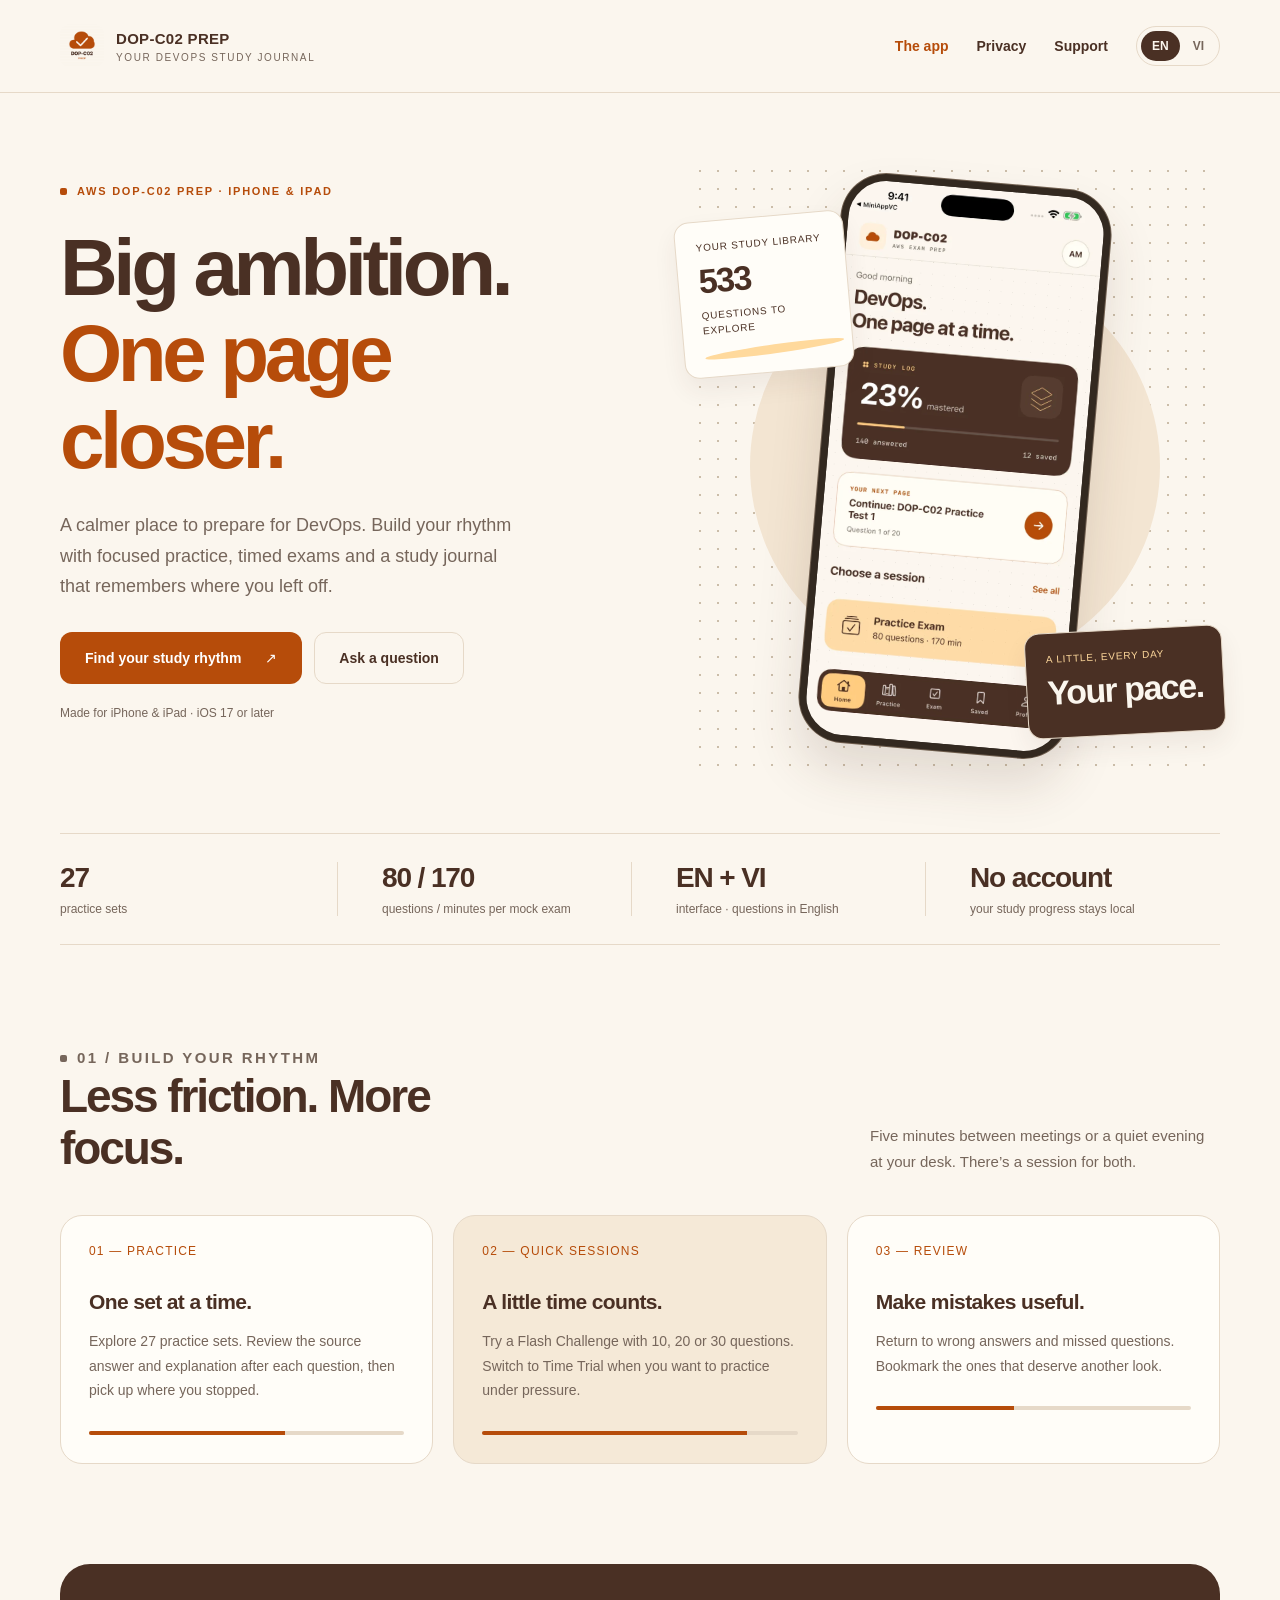
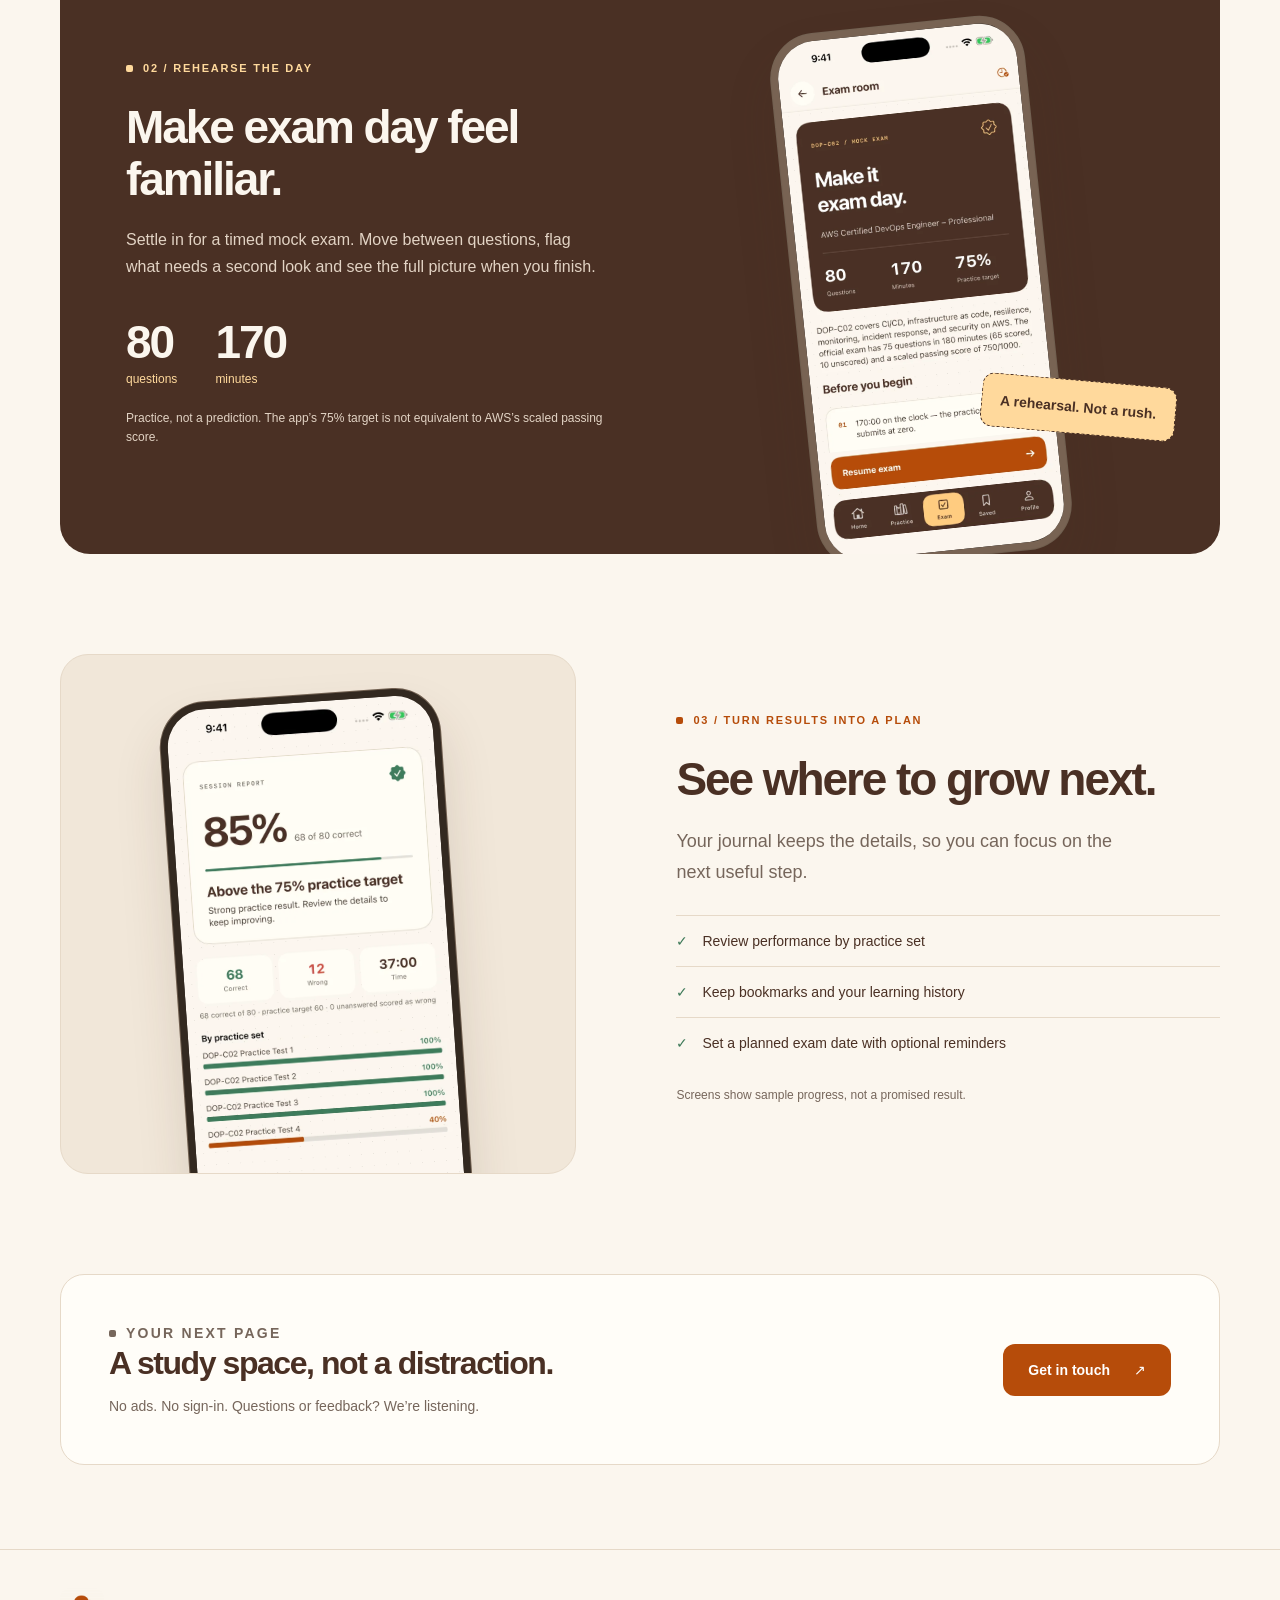
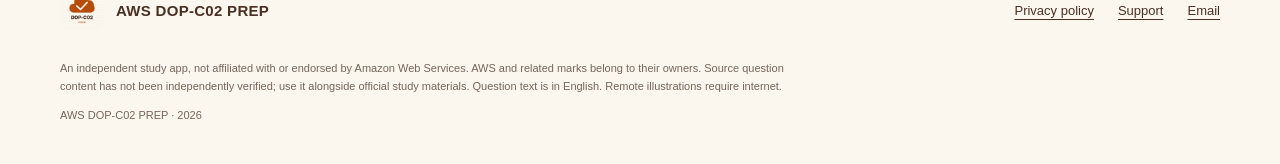
<file: index.html>
<!doctype html>
<html lang="en">
<head>
  <meta charset="utf-8"><meta name="viewport" content="width=device-width, initial-scale=1">
  <title data-en="AWS DOP-C02 PREP — DevOps. One page closer." data-vi="AWS DOP-C02 PREP — DevOps. Tiến từng trang.">AWS DOP-C02 PREP — DevOps. One page closer.</title>
  <meta name="description" content="Your DevOps study companion for iPhone and iPad. Practice questions, timed mock exams and a clearer view of your progress." data-en="Your DevOps study companion for iPhone and iPad. Practice questions, timed mock exams and a clearer view of your progress." data-vi="Bạn đồng hành ôn DevOps trên iPhone và iPad. Luyện câu hỏi, thi thử có hẹn giờ và theo dõi tiến độ học.">
  <meta name="theme-color" content="#FBF6EE"><link rel="icon" href="assets/app-icon.png"><link rel="stylesheet" href="assets/style.css"><script src="assets/site.js" defer></script>
</head>
<body>
<a class="skip" href="#main" data-en="Skip to content" data-vi="Đến nội dung chính">Skip to content</a>
<header class="site-header"><div class="wrap header-inner">
  <a class="brand" href="index.html" data-page="index.html" aria-label="AWS DOP-C02 PREP"><img src="assets/app-icon.png" width="44" height="44" alt=""><span><strong>DOP-C02 PREP</strong><small>YOUR DEVOPS STUDY JOURNAL</small></span></a>
  <nav aria-label="Main"><a href="index.html" data-page="index.html" aria-current="page" data-en="The app" data-vi="Ứng dụng">The app</a><a href="privacy.html" data-page="privacy.html" data-en="Privacy" data-vi="Riêng tư">Privacy</a><a href="support.html" data-page="support.html" data-en="Support" data-vi="Hỗ trợ">Support</a></nav>
  <div class="language" role="group" aria-label="Language / Ngôn ngữ"><button type="button" data-language="en" aria-pressed="true" lang="en">EN</button><button type="button" data-language="vi" aria-pressed="false" lang="vi">VI</button></div>
</div></header>
<main id="main" class="wrap">
  <section class="hero">
    <div class="hero-copy"><p class="eyebrow" data-en="AWS DOP-C02 PREP · iPhone & iPad" data-vi="AWS DOP-C02 PREP · iPhone & iPad">AWS DOP-C02 PREP · iPhone & iPad</p>
      <h1><span data-en="Big ambition." data-vi="Mục tiêu lớn.">Big ambition.</span><br><em data-en="One page closer." data-vi="Tiến từng trang.">One page closer.</em></h1>
      <p class="lead" data-en="A calmer place to prepare for DevOps. Build your rhythm with focused practice, timed exams and a study journal that remembers where you left off." data-vi="Một góc học DevOps nhẹ nhàng hơn. Luyện từng bộ câu hỏi, thi thử có hẹn giờ và tiếp tục đúng trang bạn đã dừng.">A calmer place to prepare for DevOps. Build your rhythm with focused practice, timed exams and a study journal that remembers where you left off.</p>
      <div class="actions"><a class="button" href="#practice"><span data-en="Find your study rhythm" data-vi="Khám phá cách học">Find your study rhythm</span><span aria-hidden="true">↗</span></a><a class="button secondary" href="support.html" data-page="support.html" data-en="Ask a question" data-vi="Gửi câu hỏi">Ask a question</a></div>
      <p class="small" data-en="Made for iPhone & iPad · iOS 17 or later" data-vi="Dành cho iPhone & iPad · iOS 17 trở lên">Made for iPhone & iPad · iOS 17 or later</p>
    </div>
    <div class="hero-art">
      <div class="note note-top"><span data-en="YOUR STUDY LIBRARY" data-vi="THƯ VIỆN LUYỆN TẬP">YOUR STUDY LIBRARY</span><strong>533</strong><span data-en="questions to explore" data-vi="câu hỏi để khám phá">questions to explore</span><div class="handline"></div></div>
      <div class="phone"><img src="assets/home-en.webp" data-image="home" data-alt-en="The app home screen with study progress and a saved session" data-alt-vi="Trang chủ ứng dụng với tiến độ học và phiên đang luyện" alt="The app home screen with study progress and a saved session" width="660" height="1434" fetchpriority="high"></div>
      <div class="note note-bottom"><span data-en="A LITTLE, EVERY DAY" data-vi="MỖI NGÀY MỘT CHÚT">A LITTLE, EVERY DAY</span><strong data-en="Your pace." data-vi="Nhịp của bạn.">Your pace.</strong></div>
    </div>
  </section>
  <div class="proof" aria-label="App features"><div class="proof-item"><strong>27</strong><span data-en="practice sets" data-vi="bộ luyện tập">practice sets</span></div><div class="proof-item"><strong>80 / 170</strong><span data-en="questions / minutes per mock exam" data-vi="câu hỏi / phút mỗi đề mô phỏng">questions / minutes per mock exam</span></div><div class="proof-item"><strong>EN + VI</strong><span data-en="interface · questions in English" data-vi="giao diện · câu hỏi tiếng Anh">interface · questions in English</span></div><div class="proof-item"><strong data-en="No account" data-vi="Không tài khoản">No account</strong><span data-en="your study progress stays local" data-vi="tiến độ học lưu trên thiết bị">your study progress stays local</span></div></div>
  <section id="practice" class="section">
    <div class="section-heading"><div><p class="eyebrow" data-en="01 / BUILD YOUR RHYTHM" data-vi="01 / TẠO NHỊP HỌC RIÊNG">01 / BUILD YOUR RHYTHM</p><h2 data-en="Less friction. More focus." data-vi="Bớt phân tâm. Thêm tập trung.">Less friction. More focus.</h2></div><p data-en="Five minutes between meetings or a quiet evening at your desk. There’s a session for both." data-vi="Vài phút giữa hai cuộc họp hay một buổi tối yên tĩnh. Luôn có phiên học phù hợp với bạn.">Five minutes between meetings or a quiet evening at your desk. There’s a session for both.</p></div>
    <div class="feature-grid">
      <article class="feature-card"><span class="number">01 — PRACTICE</span><h3 data-en="One set at a time." data-vi="Từng bộ, từng bước.">One set at a time.</h3><p data-en="Explore 27 practice sets. Review the source answer and explanation after each question, then pick up where you stopped." data-vi="Khám phá 27 bộ luyện tập. Xem đáp án và giải thích từ dữ liệu nguồn sau mỗi câu, rồi tiếp tục ở nơi bạn đã dừng.">Explore 27 practice sets. Review the source answer and explanation after each question, then pick up where you stopped.</p><div class="mini-rule" aria-hidden="true"></div></article>
      <article class="feature-card"><span class="number">02 — QUICK SESSIONS</span><h3 data-en="A little time counts." data-vi="Ít thời gian vẫn học.">A little time counts.</h3><p data-en="Try a Flash Challenge with 10, 20 or 30 questions. Switch to Time Trial when you want to practice under pressure." data-vi="Chọn Flash Challenge 10, 20 hoặc 30 câu. Chuyển sang Time Trial khi muốn luyện tập dưới áp lực thời gian.">Try a Flash Challenge with 10, 20 or 30 questions. Switch to Time Trial when you want to practice under pressure.</p><div class="mini-rule" aria-hidden="true"></div></article>
      <article class="feature-card"><span class="number">03 — REVIEW</span><h3 data-en="Make mistakes useful." data-vi="Câu sai cũng có ích.">Make mistakes useful.</h3><p data-en="Return to wrong answers and missed questions. Bookmark the ones that deserve another look." data-vi="Ôn lại câu sai và câu bỏ lỡ. Đánh dấu những câu cần xem kỹ thêm vào lần học sau.">Return to wrong answers and missed questions. Bookmark the ones that deserve another look.</p><div class="mini-rule" aria-hidden="true"></div></article>
    </div>
  </section>
  <section class="exam-block">
    <div><p class="eyebrow" data-en="02 / REHEARSE THE DAY" data-vi="02 / TẬP DƯỢT NGÀY THI">02 / REHEARSE THE DAY</p><h2 data-en="Make exam day feel familiar." data-vi="Vào phòng thi. Bớt bỡ ngỡ.">Make exam day feel familiar.</h2><p class="lead" data-en="Settle in for a timed mock exam. Move between questions, flag what needs a second look and see the full picture when you finish." data-vi="Làm quen với một đề mô phỏng có hẹn giờ. Di chuyển giữa các câu, gắn cờ để xem lại và đọc báo cáo khi hoàn thành.">Settle in for a timed mock exam. Move between questions, flag what needs a second look and see the full picture when you finish.</p><div class="exam-stats"><div><strong>80</strong><span data-en="questions" data-vi="câu hỏi">questions</span></div><div><strong>170</strong><span data-en="minutes" data-vi="phút">minutes</span></div></div><p class="small" data-en="Practice, not a prediction. The app’s 75% target is not equivalent to AWS’s scaled passing score." data-vi="Để luyện tập, không dự đoán kết quả thi. Mục tiêu 75% của app không tương đương điểm đạt quy đổi của AWS.">Practice, not a prediction. The app’s 75% target is not equivalent to AWS’s scaled passing score.</p></div>
    <div class="exam-visual"><div class="phone"><img src="assets/exam-en.webp" data-image="exam" data-alt-en="Timed practice exam screen showing 80 questions and 170 minutes" data-alt-vi="Màn hình đề luyện tập 80 câu trong 170 phút" alt="Timed practice exam screen showing 80 questions and 170 minutes" width="660" height="1434" loading="lazy"></div><span class="paper-label" data-en="A rehearsal. Not a rush." data-vi="Tập dượt. Không vội vàng.">A rehearsal. Not a rush.</span></div>
  </section>
  <section class="review-section">
    <div class="review-art"><div class="phone"><img src="assets/results-en.webp" data-image="results" data-alt-en="Example session report with a score and performance by practice set" data-alt-vi="Báo cáo phiên học minh họa với điểm số và kết quả theo bộ đề" alt="Example session report with a score and performance by practice set" width="660" height="1434" loading="lazy"></div></div>
    <div class="review-copy"><p class="eyebrow" data-en="03 / TURN RESULTS INTO A PLAN" data-vi="03 / TỪ KẾT QUẢ ĐẾN KẾ HOẠCH">03 / TURN RESULTS INTO A PLAN</p><h2 data-en="See where to grow next." data-vi="Biết điểm yếu. Ôn đúng chỗ.">See where to grow next.</h2><p class="lead" data-en="Your journal keeps the details, so you can focus on the next useful step." data-vi="Nhật ký giữ lại kết quả, để bạn tập trung vào bước học tiếp theo.">Your journal keeps the details, so you can focus on the next useful step.</p><ul class="check-list"><li data-en="Review performance by practice set" data-vi="Xem kết quả theo từng bộ luyện tập">Review performance by practice set</li><li data-en="Keep bookmarks and your learning history" data-vi="Lưu câu đánh dấu và lịch sử học">Keep bookmarks and your learning history</li><li data-en="Set a planned exam date with optional reminders" data-vi="Đặt ngày thi dự kiến, bật nhắc lịch nếu cần">Set a planned exam date with optional reminders</li></ul><p class="small" style="margin-top:18px" data-en="Screens show sample progress, not a promised result." data-vi="Ảnh dùng tiến độ minh họa, không cam kết kết quả.">Screens show sample progress, not a promised result.</p></div>
  </section>
  <section class="closing"><div><p class="eyebrow" data-en="YOUR NEXT PAGE" data-vi="TRANG TIẾP THEO CỦA BẠN">YOUR NEXT PAGE</p><h2 data-en="A study space, not a distraction." data-vi="Một góc học, không phân tâm.">A study space, not a distraction.</h2><p data-en="No ads. No sign-in. Questions or feedback? We’re listening." data-vi="Không quảng cáo. Không đăng nhập. Có câu hỏi hoặc góp ý? Hãy gửi cho chúng tôi.">No ads. No sign-in. Questions or feedback? We’re listening.</p></div><a class="button" href="support.html" data-page="support.html"><span data-en="Get in touch" data-vi="Liên hệ hỗ trợ">Get in touch</span><span aria-hidden="true">↗</span></a></section>
</main>
<footer class="site-footer"><div class="wrap"><div class="footer-top"><a class="brand" href="index.html" data-page="index.html"><img src="assets/app-icon.png" width="38" height="38" alt=""><strong>AWS DOP-C02 PREP</strong></a><div class="footer-links"><a href="privacy.html" data-page="privacy.html" data-en="Privacy policy" data-vi="Chính sách riêng tư">Privacy policy</a><a href="support.html" data-page="support.html" data-en="Support" data-vi="Hỗ trợ">Support</a><a href="mailto:tienlab19@gmail.com">Email</a></div></div><p class="small" data-en="An independent study app, not affiliated with or endorsed by Amazon Web Services. AWS and related marks belong to their owners. Source question content has not been independently verified; use it alongside official study materials. Question text is in English. Remote illustrations require internet." data-vi="Ứng dụng học độc lập, không liên kết hoặc được Amazon Web Services chứng thực. AWS và các nhãn hiệu liên quan thuộc chủ sở hữu tương ứng. Nội dung câu hỏi nguồn chưa được kiểm chứng độc lập; hãy kết hợp tài liệu học chính thức. Câu hỏi bằng tiếng Anh. Hình minh họa từ xa cần internet.">An independent study app, not affiliated with or endorsed by Amazon Web Services. AWS and related marks belong to their owners. Source question content has not been independently verified; use it alongside official study materials. Question text is in English. Remote illustrations require internet.</p><p class="copyright">AWS DOP-C02 PREP · 2026</p></div></footer>
</body></html>
</file>
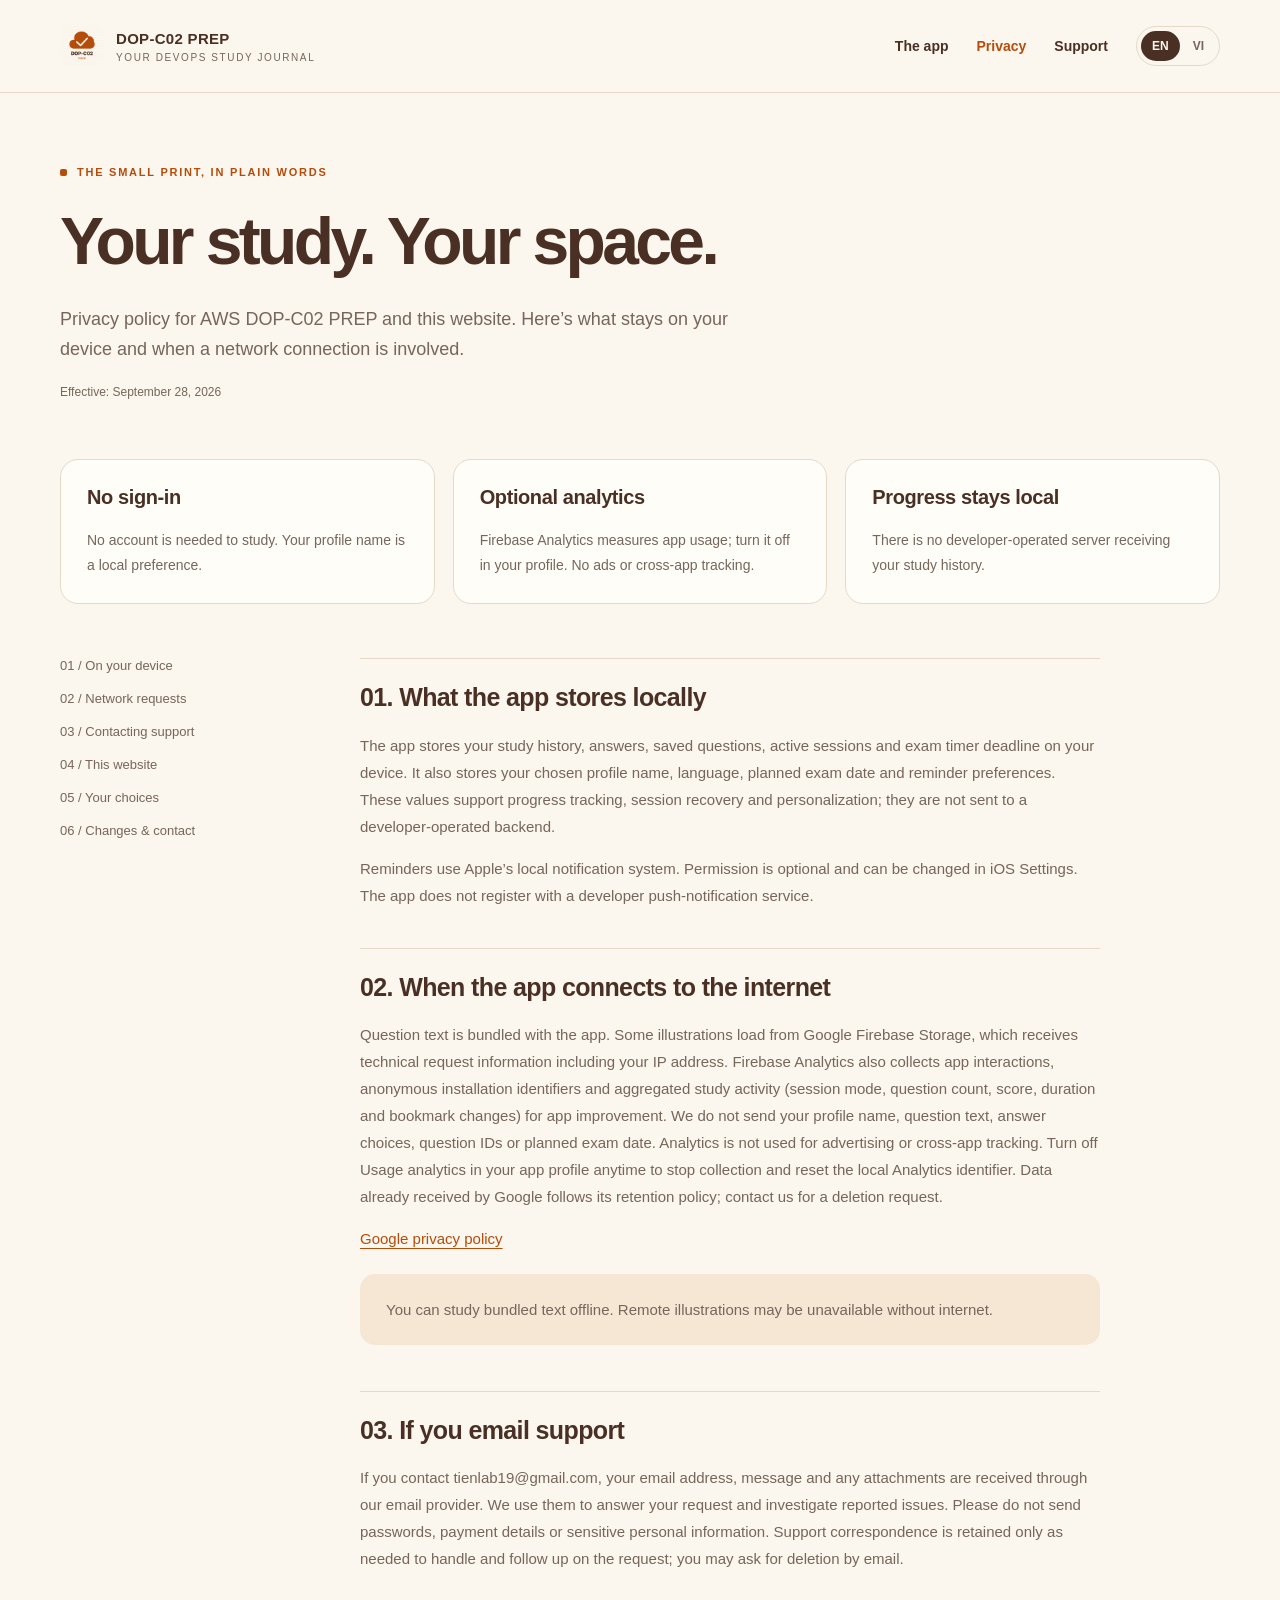
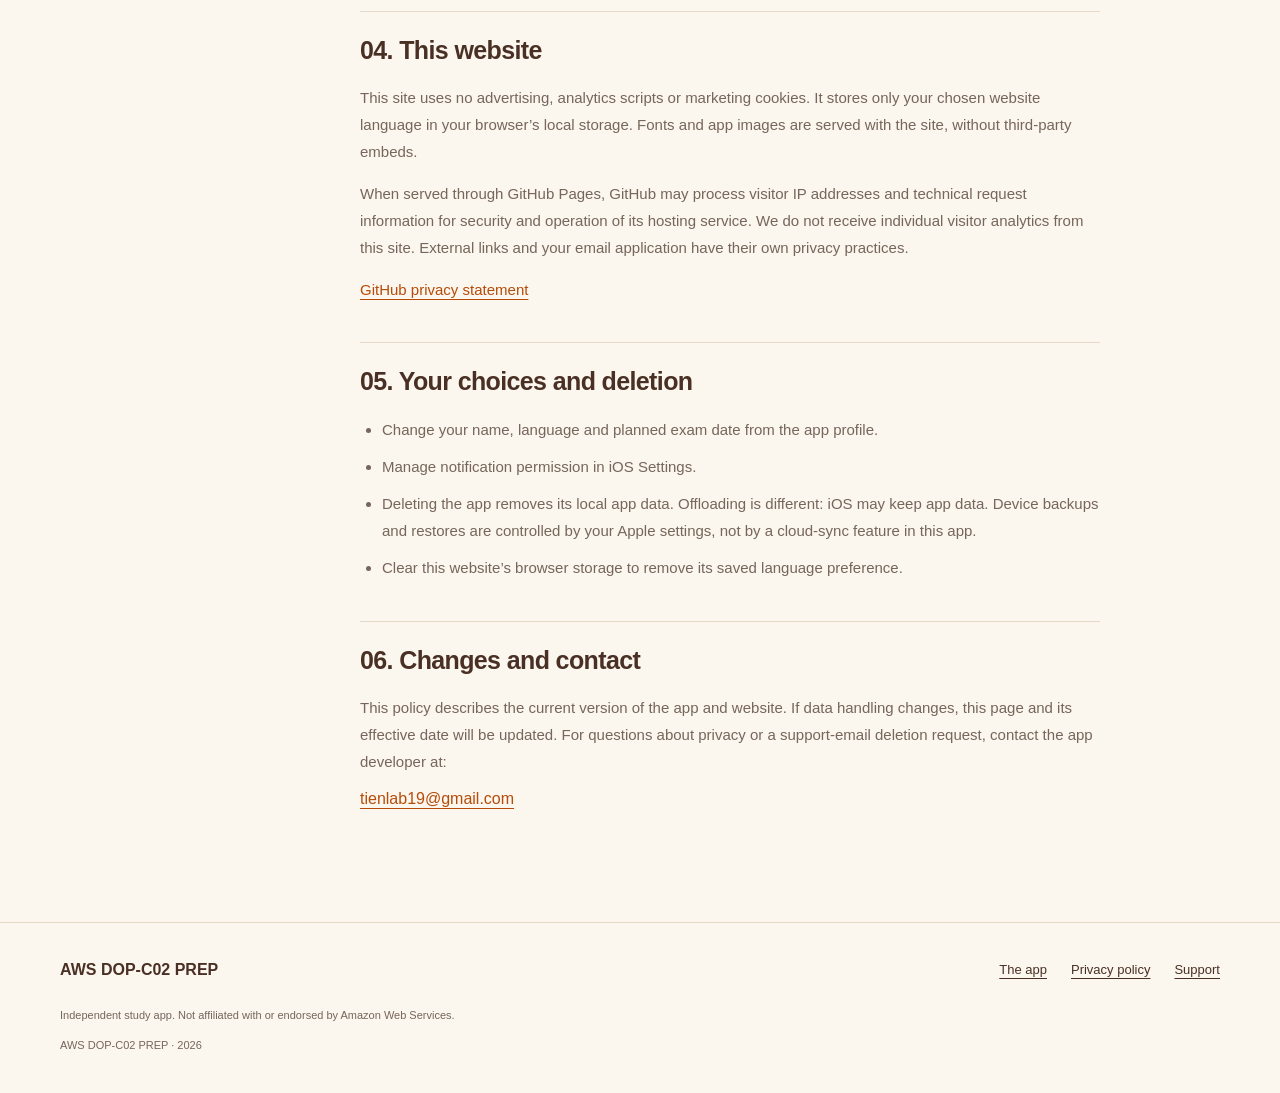
<file: privacy.html>
<!doctype html>
<html lang="en"><head><meta charset="utf-8"><meta name="viewport" content="width=device-width, initial-scale=1"><title data-en="Privacy — AWS DOP-C02 PREP" data-vi="Quyền riêng tư — AWS DOP-C02 PREP">Privacy — AWS DOP-C02 PREP</title><meta name="description" content="How AWS DOP-C02 PREP handles local study data, optional reminders, remote images and support emails." data-en="How AWS DOP-C02 PREP handles local study data, optional reminders, remote images and support emails." data-vi="Cách AWS DOP-C02 PREP xử lý tiến độ học, nhắc lịch tùy chọn, hình ảnh từ xa và email hỗ trợ."><meta name="theme-color" content="#FBF6EE"><link rel="icon" href="assets/app-icon.png"><link rel="stylesheet" href="assets/style.css"><script src="assets/site.js" defer></script></head><body>
<a class="skip" href="#main" data-en="Skip to content" data-vi="Đến nội dung chính">Skip to content</a>
<header class="site-header"><div class="wrap header-inner"><a class="brand" href="index.html" data-page="index.html" aria-label="AWS DOP-C02 PREP"><img src="assets/app-icon.png" width="44" height="44" alt=""><span><strong>DOP-C02 PREP</strong><small>YOUR DEVOPS STUDY JOURNAL</small></span></a><nav aria-label="Main"><a href="index.html" data-page="index.html" data-en="The app" data-vi="Ứng dụng">The app</a><a href="privacy.html" data-page="privacy.html" aria-current="page" data-en="Privacy" data-vi="Riêng tư">Privacy</a><a href="support.html" data-page="support.html" data-en="Support" data-vi="Hỗ trợ">Support</a></nav><div class="language" role="group" aria-label="Language / Ngôn ngữ"><button type="button" data-language="en" aria-pressed="true" lang="en">EN</button><button type="button" data-language="vi" aria-pressed="false" lang="vi">VI</button></div></div></header>
<main class="wrap" id="main"><div class="page-intro"><p class="eyebrow" data-en="THE SMALL PRINT, IN PLAIN WORDS" data-vi="ĐIỀU CẦN BIẾT, NÓI RÕ RÀNG">THE SMALL PRINT, IN PLAIN WORDS</p><h1 data-en="Your study. Your space." data-vi="Việc học của bạn. Không gian riêng.">Your study. Your space.</h1><p class="lead" data-en="Privacy policy for AWS DOP-C02 PREP and this website. Here’s what stays on your device and when a network connection is involved." data-vi="Chính sách riêng tư của AWS DOP-C02 PREP và website này. Dưới đây là dữ liệu lưu trên thiết bị và những trường hợp có kết nối mạng.">Privacy policy for AWS DOP-C02 PREP and this website. Here’s what stays on your device and when a network connection is involved.</p><p class="small" data-en="Effective: September 28, 2026" data-vi="Có hiệu lực: ngày 28 tháng 9 năm 2026">Effective: September 28, 2026</p></div>
<div class="summary-grid"><div class="summary-card"><h2 data-en="No sign-in" data-vi="Không đăng nhập">No sign-in</h2><p data-en="No account is needed to study. Your profile name is a local preference." data-vi="Không cần tài khoản để học. Tên hồ sơ chỉ là tùy chọn lưu cục bộ.">No account is needed to study. Your profile name is a local preference.</p></div><div class="summary-card"><h2 data-en="Optional analytics" data-vi="Phân tích tùy chọn">Optional analytics</h2><p data-en="Firebase Analytics measures app usage; turn it off in your profile. No ads or cross-app tracking." data-vi="Firebase Analytics đo mức sử dụng app; tắt trong hồ sơ. Không quảng cáo hay theo dõi giữa các ứng dụng.">Firebase Analytics measures app usage; turn it off in your profile. No ads or cross-app tracking.</p></div><div class="summary-card"><h2 data-en="Progress stays local" data-vi="Tiến độ lưu cục bộ">Progress stays local</h2><p data-en="There is no developer-operated server receiving your study history." data-vi="Không có máy chủ do nhà phát triển vận hành nhận lịch sử học của bạn.">There is no developer-operated server receiving your study history.</p></div></div>
<div class="document-layout"><aside class="toc" aria-label="Contents"><a href="#local" data-en="01 / On your device" data-vi="01 / Trên thiết bị">01 / On your device</a><a href="#network" data-en="02 / Network requests" data-vi="02 / Kết nối mạng">02 / Network requests</a><a href="#email" data-en="03 / Contacting support" data-vi="03 / Liên hệ hỗ trợ">03 / Contacting support</a><a href="#website" data-en="04 / This website" data-vi="04 / Website này">04 / This website</a><a href="#control" data-en="05 / Your choices" data-vi="05 / Lựa chọn của bạn">05 / Your choices</a><a href="#changes" data-en="06 / Changes & contact" data-vi="06 / Thay đổi & liên hệ">06 / Changes & contact</a></aside>
<article class="document">
<section id="local"><h2 data-en="01. What the app stores locally" data-vi="01. Dữ liệu ứng dụng lưu cục bộ">01. What the app stores locally</h2><p data-en="The app stores your study history, answers, saved questions, active sessions and exam timer deadline on your device. It also stores your chosen profile name, language, planned exam date and reminder preferences. These values support progress tracking, session recovery and personalization; they are not sent to a developer-operated backend." data-vi="Ứng dụng lưu lịch sử học, câu trả lời, câu đánh dấu, phiên đang làm và thời hạn đề thi trên thiết bị. Tên hồ sơ, ngôn ngữ, ngày thi dự kiến và tùy chọn nhắc lịch cũng lưu tại đây để theo dõi tiến độ, khôi phục phiên và cá nhân hóa; không gửi tới máy chủ của nhà phát triển.">The app stores your study history, answers, saved questions, active sessions and exam timer deadline on your device. It also stores your chosen profile name, language, planned exam date and reminder preferences. These values support progress tracking, session recovery and personalization; they are not sent to a developer-operated backend.</p><p data-en="Reminders use Apple’s local notification system. Permission is optional and can be changed in iOS Settings. The app does not register with a developer push-notification service." data-vi="Nhắc lịch dùng hệ thống thông báo cục bộ của Apple. Quyền thông báo là tùy chọn và có thể đổi trong Cài đặt iOS. Ứng dụng không đăng ký với dịch vụ gửi thông báo đẩy của nhà phát triển.">Reminders use Apple’s local notification system. Permission is optional and can be changed in iOS Settings. The app does not register with a developer push-notification service.</p></section>
<section id="network"><h2 data-en="02. When the app connects to the internet" data-vi="02. Khi ứng dụng kết nối internet">02. When the app connects to the internet</h2><p data-en="Question text is bundled with the app. Some illustrations load from Google Firebase Storage, which receives technical request information including your IP address. Firebase Analytics also collects app interactions, anonymous installation identifiers and aggregated study activity (session mode, question count, score, duration and bookmark changes) for app improvement. We do not send your profile name, question text, answer choices, question IDs or planned exam date. Analytics is not used for advertising or cross-app tracking. Turn off Usage analytics in your app profile anytime to stop collection and reset the local Analytics identifier. Data already received by Google follows its retention policy; contact us for a deletion request." data-vi="Văn bản câu hỏi có sẵn trong ứng dụng. Một số hình tải từ Google Firebase Storage; nhà cung cấp nhận thông tin kỹ thuật gồm địa chỉ IP. Firebase Analytics cũng thu thập tương tác ứng dụng, mã cài đặt ẩn danh và hoạt động học tổng hợp (chế độ, số câu, điểm, thời gian, thay đổi bookmark) để cải thiện ứng dụng. Chúng tôi không gửi tên hồ sơ, nội dung câu, lựa chọn đáp án, mã câu hay ngày thi dự kiến. Không dùng Analytics cho quảng cáo hay theo dõi giữa các ứng dụng. Bạn có thể tắt Usage analytics trong hồ sơ bất cứ lúc nào để ngừng thu thập và đặt lại mã Analytics cục bộ. Dữ liệu Google đã nhận tuân theo chính sách lưu giữ của họ; liên hệ chúng tôi nếu muốn yêu cầu xóa.">Question text is bundled with the app. Some illustrations load from Google Firebase Storage, which receives technical request information including your IP address. Firebase Analytics also collects app interactions, anonymous installation identifiers and aggregated study activity (session mode, question count, score, duration and bookmark changes) for app improvement. We do not send your profile name, question text, answer choices, question IDs or planned exam date. Analytics is not used for advertising or cross-app tracking. Turn off Usage analytics in your app profile anytime to stop collection and reset the local Analytics identifier. Data already received by Google follows its retention policy; contact us for a deletion request.</p><p><a href="https://policies.google.com/privacy" data-en="Google privacy policy" data-vi="Chính sách riêng tư của Google">Google privacy policy</a></p><div class="callout"><p data-en="You can study bundled text offline. Remote illustrations may be unavailable without internet." data-vi="Bạn có thể học phần văn bản ngoại tuyến. Hình minh họa từ xa có thể không hiển thị khi thiếu internet.">You can study bundled text offline. Remote illustrations may be unavailable without internet.</p></div></section>
<section id="email"><h2 data-en="03. If you email support" data-vi="03. Khi bạn gửi email hỗ trợ">03. If you email support</h2><p data-en="If you contact tienlab19@gmail.com, your email address, message and any attachments are received through our email provider. We use them to answer your request and investigate reported issues. Please do not send passwords, payment details or sensitive personal information. Support correspondence is retained only as needed to handle and follow up on the request; you may ask for deletion by email." data-vi="Nếu liên hệ tienlab19@gmail.com, địa chỉ email, nội dung và tệp đính kèm của bạn được nhận qua nhà cung cấp email. Chúng tôi dùng chúng để trả lời và kiểm tra lỗi được báo. Đừng gửi mật khẩu, thông tin thanh toán hoặc dữ liệu cá nhân nhạy cảm. Thư hỗ trợ chỉ được giữ khi còn cần để xử lý và theo dõi yêu cầu; bạn có thể đề nghị xóa qua email.">If you contact tienlab19@gmail.com, your email address, message and any attachments are received through our email provider. We use them to answer your request and investigate reported issues. Please do not send passwords, payment details or sensitive personal information. Support correspondence is retained only as needed to handle and follow up on the request; you may ask for deletion by email.</p></section>
<section id="website"><h2 data-en="04. This website" data-vi="04. Website này">04. This website</h2><p data-en="This site uses no advertising, analytics scripts or marketing cookies. It stores only your chosen website language in your browser’s local storage. Fonts and app images are served with the site, without third-party embeds." data-vi="Website không dùng quảng cáo, script phân tích hoặc cookie tiếp thị. Chỉ ngôn ngữ bạn chọn được lưu trong bộ nhớ cục bộ của trình duyệt. Phông chữ hệ thống và hình ứng dụng không cần nội dung nhúng của bên thứ ba.">This site uses no advertising, analytics scripts or marketing cookies. It stores only your chosen website language in your browser’s local storage. Fonts and app images are served with the site, without third-party embeds.</p><p data-en="When served through GitHub Pages, GitHub may process visitor IP addresses and technical request information for security and operation of its hosting service. We do not receive individual visitor analytics from this site. External links and your email application have their own privacy practices." data-vi="Khi website được phục vụ qua GitHub Pages, GitHub có thể xử lý địa chỉ IP và thông tin kỹ thuật của yêu cầu để bảo mật, vận hành dịch vụ lưu trữ. Chúng tôi không nhận phân tích theo từng khách truy cập từ website này. Liên kết ngoài và ứng dụng email có chính sách riêng.">When served through GitHub Pages, GitHub may process visitor IP addresses and technical request information for security and operation of its hosting service. We do not receive individual visitor analytics from this site. External links and your email application have their own privacy practices.</p><p><a href="https://docs.github.com/en/site-policy/privacy-policies/github-general-privacy-statement" data-en="GitHub privacy statement" data-vi="Tuyên bố riêng tư của GitHub">GitHub privacy statement</a></p></section>
<section id="control"><h2 data-en="05. Your choices and deletion" data-vi="05. Lựa chọn và xóa dữ liệu">05. Your choices and deletion</h2><ul><li data-en="Change your name, language and planned exam date from the app profile." data-vi="Đổi tên, ngôn ngữ và ngày thi dự kiến trong hồ sơ ứng dụng.">Change your name, language and planned exam date from the app profile.</li><li data-en="Manage notification permission in iOS Settings." data-vi="Quản lý quyền thông báo trong Cài đặt iOS.">Manage notification permission in iOS Settings.</li><li data-en="Deleting the app removes its local app data. Offloading is different: iOS may keep app data. Device backups and restores are controlled by your Apple settings, not by a cloud-sync feature in this app." data-vi="Xóa ứng dụng sẽ xóa dữ liệu cục bộ của app. Gỡ bỏ ứng dụng để giải phóng dung lượng (Offload) là thao tác khác: iOS có thể giữ dữ liệu. Sao lưu và khôi phục thiết bị phụ thuộc cài đặt Apple, không phải tính năng đồng bộ đám mây của app.">Deleting the app removes its local app data. Offloading is different: iOS may keep app data. Device backups and restores are controlled by your Apple settings, not by a cloud-sync feature in this app.</li><li data-en="Clear this website’s browser storage to remove its saved language preference." data-vi="Xóa dữ liệu website trong trình duyệt để xóa tùy chọn ngôn ngữ đã lưu.">Clear this website’s browser storage to remove its saved language preference.</li></ul></section>
<section id="changes"><h2 data-en="06. Changes and contact" data-vi="06. Thay đổi và liên hệ">06. Changes and contact</h2><p data-en="This policy describes the current version of the app and website. If data handling changes, this page and its effective date will be updated. For questions about privacy or a support-email deletion request, contact the app developer at:" data-vi="Chính sách mô tả phiên bản ứng dụng và website hiện tại. Khi cách xử lý dữ liệu thay đổi, trang này và ngày hiệu lực sẽ được cập nhật. Với câu hỏi về riêng tư hoặc yêu cầu xóa email hỗ trợ, liên hệ nhà phát triển tại:">This policy describes the current version of the app and website. If data handling changes, this page and its effective date will be updated. For questions about privacy or a support-email deletion request, contact the app developer at:</p><a href="mailto:tienlab19@gmail.com">tienlab19@gmail.com</a></section>
</article></div></main>
<footer class="site-footer"><div class="wrap"><div class="footer-top"><strong>AWS DOP-C02 PREP</strong><div class="footer-links"><a href="index.html" data-page="index.html" data-en="The app" data-vi="Ứng dụng">The app</a><a href="privacy.html" data-page="privacy.html" data-en="Privacy policy" data-vi="Chính sách riêng tư">Privacy policy</a><a href="support.html" data-page="support.html" data-en="Support" data-vi="Hỗ trợ">Support</a></div></div><p class="small" data-en="Independent study app. Not affiliated with or endorsed by Amazon Web Services." data-vi="Ứng dụng học độc lập. Không liên kết hoặc được Amazon Web Services chứng thực.">Independent study app. Not affiliated with or endorsed by Amazon Web Services.</p><p class="copyright">AWS DOP-C02 PREP · 2026</p></div></footer>
</body></html>
</file>
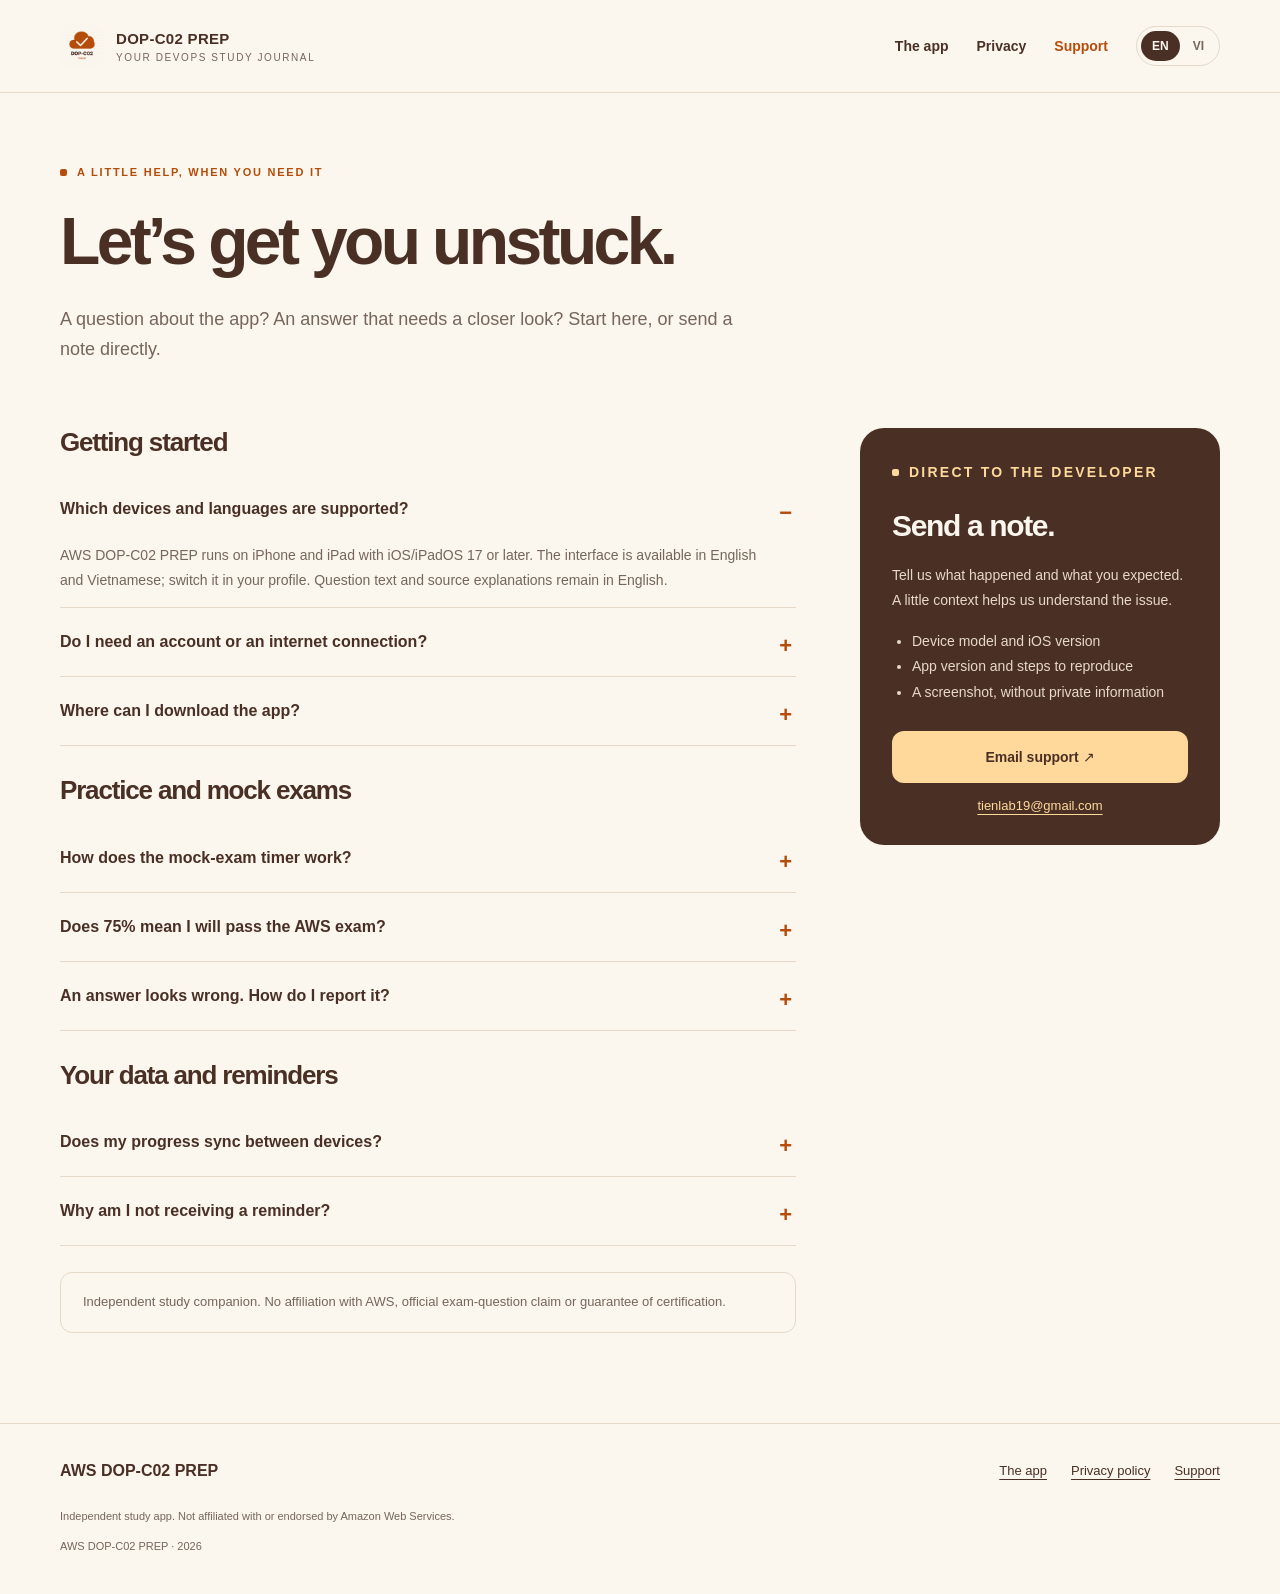
<file: support.html>
<!doctype html>
<html lang="en"><head><meta charset="utf-8"><meta name="viewport" content="width=device-width, initial-scale=1"><title data-en="Support — AWS DOP-C02 PREP" data-vi="Hỗ trợ — AWS DOP-C02 PREP">Support — AWS DOP-C02 PREP</title><meta name="description" content="Get help with practice sessions, exam timers, question content and your local study data." data-en="Get help with practice sessions, exam timers, question content and your local study data." data-vi="Hỗ trợ phiên luyện, thời gian thi, nội dung câu hỏi và dữ liệu học cục bộ của bạn."><meta name="theme-color" content="#FBF6EE"><link rel="icon" href="assets/app-icon.png"><link rel="stylesheet" href="assets/style.css"><script src="assets/site.js" defer></script></head><body>
<a class="skip" href="#main" data-en="Skip to content" data-vi="Đến nội dung chính">Skip to content</a>
<header class="site-header"><div class="wrap header-inner"><a class="brand" href="index.html" data-page="index.html" aria-label="AWS DOP-C02 PREP"><img src="assets/app-icon.png" width="44" height="44" alt=""><span><strong>DOP-C02 PREP</strong><small>YOUR DEVOPS STUDY JOURNAL</small></span></a><nav aria-label="Main"><a href="index.html" data-page="index.html" data-en="The app" data-vi="Ứng dụng">The app</a><a href="privacy.html" data-page="privacy.html" data-en="Privacy" data-vi="Riêng tư">Privacy</a><a href="support.html" data-page="support.html" aria-current="page" data-en="Support" data-vi="Hỗ trợ">Support</a></nav><div class="language" role="group" aria-label="Language / Ngôn ngữ"><button type="button" data-language="en" aria-pressed="true" lang="en">EN</button><button type="button" data-language="vi" aria-pressed="false" lang="vi">VI</button></div></div></header>
<main class="wrap" id="main"><div class="page-intro"><p class="eyebrow" data-en="A LITTLE HELP, WHEN YOU NEED IT" data-vi="HỖ TRỢ KHI BẠN CẦN">A LITTLE HELP, WHEN YOU NEED IT</p><h1 data-en="Let’s get you unstuck." data-vi="Cùng gỡ vướng nhé.">Let’s get you unstuck.</h1><p class="lead" data-en="A question about the app? An answer that needs a closer look? Start here, or send a note directly." data-vi="Có thắc mắc về ứng dụng? Gặp đáp án cần kiểm tra lại? Tìm lời giải ở đây hoặc gửi email trực tiếp.">A question about the app? An answer that needs a closer look? Start here, or send a note directly.</p></div>
<div class="support-layout"><div class="faq"><h2 data-en="Getting started" data-vi="Bắt đầu sử dụng">Getting started</h2>
<details open><summary data-en="Which devices and languages are supported?" data-vi="Ứng dụng hỗ trợ thiết bị và ngôn ngữ nào?">Which devices and languages are supported?</summary><p data-en="AWS DOP-C02 PREP runs on iPhone and iPad with iOS/iPadOS 17 or later. The interface is available in English and Vietnamese; switch it in your profile. Question text and source explanations remain in English." data-vi="AWS DOP-C02 PREP chạy trên iPhone và iPad với iOS/iPadOS 17 trở lên. Giao diện hỗ trợ tiếng Anh và tiếng Việt, đổi trong hồ sơ. Nội dung câu hỏi và giải thích nguồn giữ nguyên tiếng Anh.">AWS DOP-C02 PREP runs on iPhone and iPad with iOS/iPadOS 17 or later. The interface is available in English and Vietnamese; switch it in your profile. Question text and source explanations remain in English.</p></details>
<details><summary data-en="Do I need an account or an internet connection?" data-vi="Có cần tài khoản hoặc internet không?">Do I need an account or an internet connection?</summary><p data-en="No account is required. Bundled question text and local practice work offline. Some source illustrations are loaded from remote image URLs and need internet. The app does not include ads or in-app purchases." data-vi="Không cần tài khoản. Văn bản câu hỏi có sẵn và luyện tập cục bộ dùng được ngoại tuyến. Một số hình minh họa tải từ URL nguồn cần internet. Ứng dụng không có quảng cáo hoặc mua hàng trong app.">No account is required. Bundled question text and local practice work offline. Some source illustrations are loaded from remote image URLs and need internet. The app does not include ads or in-app purchases.</p></details>
<details><summary data-en="Where can I download the app?" data-vi="Có thể tải ứng dụng ở đâu?">Where can I download the app?</summary><p data-en="An App Store download link has not been published on this website yet. For availability information, email the developer. Do not install unverified copies from third-party sites." data-vi="Website chưa công bố liên kết tải App Store. Để hỏi về lịch phát hành, hãy gửi email cho nhà phát triển. Không cài bản không rõ nguồn gốc từ website bên thứ ba.">An App Store download link has not been published on this website yet. For availability information, email the developer. Do not install unverified copies from third-party sites.</p></details>
<h2 data-en="Practice and mock exams" data-vi="Luyện tập và đề mô phỏng">Practice and mock exams</h2>
<details><summary data-en="How does the mock-exam timer work?" data-vi="Đồng hồ đề mô phỏng hoạt động thế nào?">How does the mock-exam timer work?</summary><p data-en="A practice exam has 80 questions and a 170-minute time limit. It uses a saved deadline, so the clock keeps running when you leave the app. When time expires, the session is submitted. You can navigate between questions and flag them for review before submitting." data-vi="Đề luyện tập có 80 câu, giới hạn 170 phút. Đồng hồ dùng thời hạn đã lưu nên vẫn chạy khi rời app. Khi hết giờ, phiên được nộp. Trước khi nộp, bạn có thể chuyển câu và gắn cờ để xem lại.">A practice exam has 80 questions and a 170-minute time limit. It uses a saved deadline, so the clock keeps running when you leave the app. When time expires, the session is submitted. You can navigate between questions and flag them for review before submitting.</p></details>
<details><summary data-en="Does 75% mean I will pass the AWS exam?" data-vi="Đạt 75% có nghĩa là sẽ đỗ kỳ thi AWS?">Does 75% mean I will pass the AWS exam?</summary><p data-en="No. The 75% threshold is only an in-app practice target. The app grades all 80 practice questions equally and does not reproduce AWS’s scaled scoring or unscored items. A practice result is not a certification result or a pass guarantee." data-vi="Không. Mốc 75% chỉ là mục tiêu luyện tập trong app. Ứng dụng chấm đều toàn bộ 80 câu, không tái tạo điểm quy đổi hoặc câu không tính điểm của AWS. Kết quả luyện tập không phải kết quả chứng chỉ hay cam kết đỗ.">No. The 75% threshold is only an in-app practice target. The app grades all 80 practice questions equally and does not reproduce AWS’s scaled scoring or unscored items. A practice result is not a certification result or a pass guarantee.</p></details>
<details><summary data-en="An answer looks wrong. How do I report it?" data-vi="Đáp án có vẻ sai. Báo lại bằng cách nào?">An answer looks wrong. How do I report it?</summary><p data-en="Send the practice-set name, the question text or a screenshot, the answer you think is correct and a reference if available. The source bank has not been independently verified. It contains repeated prompts with different choices, and one record without an answer key is excluded from practice. Cross-check important concepts with official documentation." data-vi="Gửi tên bộ luyện, nội dung câu hoặc ảnh chụp, đáp án bạn cho là đúng và tài liệu tham khảo nếu có. Ngân hàng nguồn chưa được kiểm chứng độc lập, có câu trùng nội dung nhưng khác lựa chọn; một bản ghi thiếu đáp án đã được loại khỏi luyện tập. Hãy đối chiếu kiến thức quan trọng với tài liệu chính thức.">Send the practice-set name, the question text or a screenshot, the answer you think is correct and a reference if available. The source bank has not been independently verified. It contains repeated prompts with different choices, and one record without an answer key is excluded from practice. Cross-check important concepts with official documentation.</p></details>
<h2 data-en="Your data and reminders" data-vi="Dữ liệu và nhắc lịch">Your data and reminders</h2>
<details><summary data-en="Does my progress sync between devices?" data-vi="Tiến độ có đồng bộ giữa các thiết bị không?">Does my progress sync between devices?</summary><p data-en="There is no in-app cloud sync or account-based recovery. Study history and saved sessions stay on the device. Deleting the app may permanently remove local progress; do not delete it as a troubleshooting step unless you accept that data loss. Apple device backups are managed separately in your device settings." data-vi="App không có đồng bộ đám mây hoặc khôi phục bằng tài khoản. Lịch sử và phiên đã lưu ở trên thiết bị. Xóa app có thể làm mất vĩnh viễn tiến độ cục bộ; đừng xóa để sửa lỗi nếu chưa chấp nhận mất dữ liệu. Sao lưu thiết bị Apple được quản lý riêng trong cài đặt thiết bị.">There is no in-app cloud sync or account-based recovery. Study history and saved sessions stay on the device. Deleting the app may permanently remove local progress; do not delete it as a troubleshooting step unless you accept that data loss. Apple device backups are managed separately in your device settings.</p></details>
<details><summary data-en="Why am I not receiving a reminder?" data-vi="Vì sao không nhận được nhắc lịch?">Why am I not receiving a reminder?</summary><p data-en="Check that your planned exam date is in the future and reminders are enabled in the profile. Then check the app’s notification permission in iOS Settings. Focus modes and notification summaries can affect when a reminder appears." data-vi="Kiểm tra ngày thi dự kiến còn ở tương lai và đã bật nhắc lịch trong hồ sơ. Sau đó kiểm tra quyền thông báo của app trong Cài đặt iOS. Chế độ Tập trung và Tóm tắt thông báo có thể ảnh hưởng thời điểm nhắc lịch xuất hiện.">Check that your planned exam date is in the future and reminders are enabled in the profile. Then check the app’s notification permission in iOS Settings. Focus modes and notification summaries can affect when a reminder appears.</p></details>
<p class="notice" data-en="Independent study companion. No affiliation with AWS, official exam-question claim or guarantee of certification." data-vi="Công cụ học độc lập. Không liên kết AWS, không tuyên bố chứa câu thi chính thức, không bảo đảm đạt chứng chỉ.">Independent study companion. No affiliation with AWS, official exam-question claim or guarantee of certification.</p>
</div><aside class="contact-card"><p class="eyebrow" data-en="DIRECT TO THE DEVELOPER" data-vi="GỬI TỚI NHÀ PHÁT TRIỂN">DIRECT TO THE DEVELOPER</p><h2 data-en="Send a note." data-vi="Gửi một lời nhắn.">Send a note.</h2><p data-en="Tell us what happened and what you expected. A little context helps us understand the issue." data-vi="Mô tả điều đã xảy ra và điều bạn mong đợi. Một chút ngữ cảnh sẽ giúp tìm đúng vấn đề.">Tell us what happened and what you expected. A little context helps us understand the issue.</p><ul><li data-en="Device model and iOS version" data-vi="Thiết bị và phiên bản iOS">Device model and iOS version</li><li data-en="App version and steps to reproduce" data-vi="Phiên bản app và các bước gặp lỗi">App version and steps to reproduce</li><li data-en="A screenshot, without private information" data-vi="Ảnh chụp không chứa thông tin riêng tư">A screenshot, without private information</li></ul><a class="button" href="mailto:tienlab19@gmail.com?subject=AWS%20DOP-C02%20PREP%20Support" data-en="Email support ↗" data-vi="Gửi email hỗ trợ ↗">Email support ↗</a><a class="email" href="mailto:tienlab19@gmail.com">tienlab19@gmail.com</a></aside></div></main>
<footer class="site-footer"><div class="wrap"><div class="footer-top"><strong>AWS DOP-C02 PREP</strong><div class="footer-links"><a href="index.html" data-page="index.html" data-en="The app" data-vi="Ứng dụng">The app</a><a href="privacy.html" data-page="privacy.html" data-en="Privacy policy" data-vi="Chính sách riêng tư">Privacy policy</a><a href="support.html" data-page="support.html" data-en="Support" data-vi="Hỗ trợ">Support</a></div></div><p class="small" data-en="Independent study app. Not affiliated with or endorsed by Amazon Web Services." data-vi="Ứng dụng học độc lập. Không liên kết hoặc được Amazon Web Services chứng thực.">Independent study app. Not affiliated with or endorsed by Amazon Web Services.</p><p class="copyright">AWS DOP-C02 PREP · 2026</p></div></footer>
</body></html>
</file>
<file: assets/style.css>
:root{--paper:#fbf6ee;--card:#fffdf8;--ink:#4a3024;--accent:#b64c0a;--muted:#76665b;--line:#e6d9c8;--gold:#ffd99c;--green:#3c7857;font-family:-apple-system,BlinkMacSystemFont,"Segoe UI",sans-serif;color:var(--ink);background:var(--paper);font-synthesis:none}
*{box-sizing:border-box}html{scroll-behavior:smooth;scroll-padding-top:100px}body{margin:0}a{color:inherit;text-underline-offset:4px}button{font:inherit}img{max-width:100%;display:block}button,a{-webkit-tap-highlight-color:transparent}a:focus-visible,button:focus-visible,summary:focus-visible{outline:3px solid var(--accent);outline-offset:5px}::selection{background:var(--gold)}.wrap{width:min(1160px,calc(100% - 48px));margin:auto}.skip{position:absolute;left:24px;top:-80px;background:var(--ink);color:white;padding:12px;z-index:10}.skip:focus{top:12px}
.site-header{border-bottom:1px solid var(--line);background:var(--paper);position:relative;z-index:5}.header-inner{display:flex;align-items:center;gap:28px;min-height:92px}.brand{display:flex;align-items:center;gap:12px;text-decoration:none;margin-right:auto}.brand img{width:44px;height:44px;border-radius:12px}.brand strong{display:block;font-size:15px;letter-spacing:.02em}.brand small{display:block;font-size:10px;letter-spacing:.16em;margin-top:5px;color:var(--muted)}nav{display:flex;gap:28px;align-items:center}nav a{text-decoration:none;font-size:14px;font-weight:600}nav a[aria-current=page]{color:var(--accent)}.language{display:flex;border:1px solid var(--line);border-radius:99px;padding:4px;gap:2px}.language button{border:0;background:none;color:var(--muted);padding:8px 11px;border-radius:99px;cursor:pointer;font-size:12px;font-weight:700}.language button[aria-pressed=true]{background:var(--ink);color:var(--paper)}
.eyebrow{font-size:11px;font-weight:750;letter-spacing:.16em;text-transform:uppercase;color:var(--accent);display:flex;align-items:center;gap:10px;margin:0 0 24px}.eyebrow:before{content:"";width:7px;height:7px;background:currentColor;border-radius:2px;flex-shrink:0}h1,h2,h3,p{margin-top:0}h1{font-size:clamp(44px,6.3vw,80px);letter-spacing:-.055em;line-height:1.08;margin-bottom:26px;font-weight:800}h1 em{font-style:normal;color:var(--accent)}h2{font-size:clamp(30px,3.7vw,46px);letter-spacing:-.045em;line-height:1.13;font-weight:780;margin-bottom:20px}h3{font-size:21px;letter-spacing:-.03em;line-height:1.3}p{line-height:1.75}.lead{font-size:18px;line-height:1.7;color:var(--muted);max-width:470px}.hero{display:grid;grid-template-columns:1.06fr 1fr;gap:70px;align-items:center;padding:68px 0 62px;min-height:740px}.hero-copy{padding-bottom:15px}.actions{display:flex;gap:12px;flex-wrap:wrap;margin:30px 0 20px}.button{display:inline-flex;align-items:center;justify-content:center;gap:24px;border-radius:12px;padding:17px 24px;text-decoration:none;font-size:14px;font-weight:700;background:var(--accent);color:white;border:1px solid transparent;transition:transform .2s,background .2s}.button:hover{background:#943b06;transform:translateY(-2px)}.button.secondary{background:transparent;color:var(--ink);border-color:var(--line)}.small{font-size:12px;color:var(--muted);line-height:1.6}.hero-art{position:relative;min-height:608px;display:grid;place-items:center;background-image:radial-gradient(#cbbda9 1px,transparent 1px);background-size:18px 18px}.hero-art:before{content:"";position:absolute;width:410px;height:410px;border-radius:50%;background:#f3e5d2;z-index:0}.phone{width:270px;background:#261e18;border:7px solid #332920;border-radius:45px;box-shadow:0 28px 50px #4a302425,0 0 0 1px #746454;overflow:hidden;position:relative}.phone img{width:100%;height:auto;aspect-ratio:1320/2868;object-fit:cover}.hero-art .phone{transform:rotate(5deg);z-index:1}.note{position:absolute;z-index:2;background:var(--card);border:1px solid var(--line);border-radius:15px;padding:18px 20px;box-shadow:0 12px 24px #4a302412}.note-top{top:54px;left:-12px;transform:rotate(-5deg);max-width:170px}.note-bottom{bottom:35px;right:-4px;background:var(--ink);color:var(--paper);transform:rotate(-3deg)}.note span{display:block;font-size:10px;letter-spacing:.08em;text-transform:uppercase;line-height:1.5}.note strong{display:block;font-size:34px;letter-spacing:-.045em;margin:7px 0}.note-bottom span{color:var(--gold)}.handline{width:140px;height:9px;background:var(--gold);border-radius:50%;transform:rotate(-3deg);margin-top:12px}.proof{border-top:1px solid var(--line);border-bottom:1px solid var(--line);display:grid;grid-template-columns:repeat(4,1fr);padding:28px 0;gap:16px}.proof-item{display:flex;flex-direction:column;gap:8px;border-right:1px solid var(--line);padding-left:28px}.proof-item:first-child{padding-left:0}.proof-item:last-child{border:0}.proof strong{font-size:28px;letter-spacing:-.04em}.proof span{font-size:12px;color:var(--muted)}
.section{padding:100px 0}.section-heading{display:flex;justify-content:space-between;align-items:flex-end;gap:60px;margin-bottom:40px}.section-heading h2{max-width:500px;margin-bottom:0}.section-heading p{max-width:350px;font-size:15px;color:var(--muted);margin:0}.feature-grid{display:grid;grid-template-columns:repeat(3,1fr);gap:20px}.feature-card{border:1px solid var(--line);background:var(--card);border-radius:22px;padding:28px}.feature-card .number{font-size:12px;letter-spacing:.1em;color:var(--accent);display:block;margin-bottom:30px}.feature-card p{font-size:14px;color:var(--muted);margin:0}.feature-card h3{margin-bottom:14px}.feature-card:nth-child(2){background:#f5e9d7}.mini-rule{height:4px;background:var(--line);border-radius:10px;margin-top:28px;overflow:hidden}.mini-rule:before{content:"";display:block;height:100%;background:var(--accent);width:62%}.feature-card:nth-child(2) .mini-rule:before{width:84%}.feature-card:nth-child(3) .mini-rule:before{width:44%}
.exam-block{border-radius:30px;background:var(--ink);color:var(--paper);padding:60px 66px;display:grid;grid-template-columns:1fr .95fr;gap:70px;align-items:center;overflow:hidden}.exam-block .eyebrow{color:var(--gold)}.exam-block .lead{color:#e2d3c4;font-size:16px}.exam-block .small{color:#e2d3c4}.exam-stats{display:flex;gap:38px;margin:34px 0 22px}.exam-stats strong{display:block;font-size:46px;letter-spacing:-.045em}.exam-stats span{font-size:12px;color:var(--gold)}.exam-visual{position:relative;height:470px;display:flex;justify-content:center}.exam-visual .phone{position:absolute;top:0;transform:rotate(-6deg);width:254px;border-color:#786353}.paper-label{position:absolute;right:-22px;bottom:60px;border:1px dashed var(--ink);background:var(--gold);color:var(--ink);border-radius:12px;font-weight:700;font-size:14px;padding:18px;transform:rotate(5deg)}
.review-section{display:grid;grid-template-columns:.95fr 1fr;gap:100px;align-items:center;padding:100px 0}.review-art{border:1px solid var(--line);border-radius:28px;background:#f1e7d9;height:520px;overflow:hidden;display:flex;justify-content:center;padding-top:40px}.review-art .phone{width:280px;flex-shrink:0;align-self:flex-start;transform:rotate(-4deg)}.check-list{list-style:none;padding:0;margin:28px 0 0}.check-list li{border-top:1px solid var(--line);padding:17px 0;font-size:14px;display:flex;gap:14px;align-items:baseline}.check-list li:before{content:"✓";color:var(--green);font-weight:bold}.closing{padding:46px 48px;border:1px solid var(--line);border-radius:24px;display:flex;align-items:center;justify-content:space-between;gap:30px;background:var(--card);margin-bottom:84px}.closing h2{font-size:32px;margin-bottom:12px}.closing p{margin:0;color:var(--muted);font-size:14px}.site-footer{border-top:1px solid var(--line);padding:38px 0}.footer-top{display:flex;justify-content:space-between;gap:32px;align-items:center;margin-bottom:28px}.footer-links{display:flex;gap:24px;font-size:13px}.site-footer .small{max-width:760px;font-size:11px}.copyright{font-size:11px;color:var(--muted);margin-bottom:0}
.page-intro{padding:70px 0 45px;max-width:820px}.page-intro h1{font-size:clamp(42px,6vw,66px)}.page-intro .lead{max-width:700px}.summary-grid{display:grid;grid-template-columns:repeat(3,1fr);gap:18px;margin:0 0 54px}.summary-card{padding:26px;background:var(--card);border:1px solid var(--line);border-radius:18px}.summary-card h2{font-size:20px;letter-spacing:-.02em}.summary-card p{font-size:14px;color:var(--muted);margin:0}.document-layout{display:grid;grid-template-columns:230px 1fr;gap:70px;padding-bottom:90px}.toc{align-self:start;position:sticky;top:32px;display:grid;gap:18px;font-size:13px}.toc a{color:var(--muted);text-decoration:none}.toc a:hover{color:var(--accent)}.document{max-width:740px}.document section{padding:24px 0;border-top:1px solid var(--line)}.document h2{font-size:25px;letter-spacing:-.025em}.document p,.document li{font-size:15px;color:var(--muted);line-height:1.8}.document li+li{margin-top:10px}.document a{color:var(--accent)}.document ul{padding-left:22px}.callout{background:#f5e7d4;padding:22px 26px;border-radius:15px;margin:22px 0}.callout p:last-child{margin-bottom:0}.support-layout{display:grid;grid-template-columns:1fr 360px;gap:64px;align-items:start;padding-bottom:90px}.faq h2{font-size:26px;margin:30px 0 18px}.faq h2:first-child{margin-top:0}details{border-bottom:1px solid var(--line);padding:0}summary{padding:22px 30px 22px 0;cursor:pointer;font-weight:650;font-size:16px;position:relative;list-style:none;line-height:1.5}summary::-webkit-details-marker{display:none}summary:after{content:"+";position:absolute;right:4px;top:21px;color:var(--accent);font-size:22px}details[open] summary:after{content:"−"}details p{font-size:14px;color:var(--muted);line-height:1.8;padding-right:22px}.contact-card{border-radius:24px;background:var(--ink);color:var(--paper);padding:32px;position:sticky;top:30px}.contact-card .eyebrow{color:var(--gold)}.contact-card h2{font-size:30px}.contact-card p,.contact-card li{font-size:14px;line-height:1.8;color:#e7d9ca}.contact-card ul{padding-left:20px}.contact-card .button{background:var(--gold);color:var(--ink);display:flex;margin-top:26px}.contact-card .email{font-size:13px;display:block;text-align:center;color:var(--gold);margin-top:15px;overflow-wrap:anywhere}.text-link{font-size:14px;color:var(--accent);font-weight:600}.notice{padding:18px 22px;border:1px solid var(--line);border-radius:12px;font-size:13px;color:var(--muted);line-height:1.75;margin:26px 0 0}
@media(min-width:1400px){.hero{gap:95px}.hero-art{min-height:630px}}
@media(max-width:950px){.header-inner{gap:18px}nav{gap:18px}.hero{gap:30px;padding-top:50px;min-height:670px}h1{font-size:57px}.hero-art{min-height:570px}.hero-art:before{width:310px;height:310px}.hero-art .phone{width:245px}.note-top{left:-10px;top:40px;padding:12px;max-width:130px}.note-bottom{right:-7px;bottom:36px;padding:12px}.note strong{font-size:26px}.note span{font-size:9px}.feature-card{padding:23px}.exam-block{padding:42px;gap:30px}.review-section{gap:45px}.support-layout{grid-template-columns:1fr 310px;gap:35px}.document-layout{gap:35px;grid-template-columns:180px 1fr}}
@media(max-width:700px){.wrap{width:calc(100% - 36px)}.header-inner{min-height:110px;flex-wrap:wrap;gap:0 16px;padding:15px 0}.brand{flex:1}.brand img{width:36px;height:36px;border-radius:10px}.brand strong{font-size:13px}.brand small{font-size:8px}nav{order:3;width:100%;justify-content:center;gap:34px;padding-top:19px}nav a{font-size:12px}.language button{padding:7px 10px}.hero{display:flex;flex-direction:column;gap:25px;padding:44px 0 34px;min-height:0;align-items:stretch}.hero-copy{padding:0}h1{font-size:52px;max-width:520px;line-height:1.09}.eyebrow{font-size:10px;margin-bottom:20px}.lead{font-size:16px}.actions{margin-top:25px}.button{padding:15px 19px;font-size:13px}.hero-art{min-height:565px;max-width:420px;width:100%;margin:auto}.hero-art .phone{width:248px}.hero-art:before{width:330px;height:330px}.note-top{left:0;top:42px}.note-bottom{right:0;bottom:26px}.proof{grid-template-columns:repeat(2,1fr);row-gap:27px;padding:25px 0}.proof-item{padding-left:20px}.proof-item:nth-child(3){padding-left:0}.proof-item:nth-child(2){border:0}.proof strong{font-size:27px}.proof span{font-size:11px}.section{padding:65px 0}.section-heading{display:block;margin-bottom:27px}.section-heading h2{margin-bottom:20px}.section-heading p{max-width:100%}.feature-grid{grid-template-columns:1fr;gap:14px}.feature-card{padding:24px}.feature-card .number{margin-bottom:20px}.mini-rule{margin-top:22px}.exam-block{padding:35px 26px 0;grid-template-columns:1fr;gap:25px;border-radius:24px}.exam-block h2{font-size:34px}.exam-stats{gap:40px;margin:25px 0 20px}.exam-stats strong{font-size:42px}.exam-visual{height:410px}.paper-label{right:-10px;bottom:60px;font-size:12px}.review-section{grid-template-columns:1fr;padding:65px 0;gap:35px}.review-copy{grid-row:1}.review-art{height:420px}.closing{padding:30px 25px;display:block;margin-bottom:60px}.closing .button{margin-top:24px}.closing h2{font-size:30px}.footer-top{align-items:flex-start;flex-direction:column;gap:22px}.footer-links{gap:22px;font-size:12px}.page-intro{padding:46px 0 25px}.page-intro h1{font-size:44px}.summary-grid{grid-template-columns:1fr;gap:12px;margin-bottom:32px}.summary-card{padding:22px}.summary-card h2{margin-bottom:12px}.document-layout{grid-template-columns:1fr;gap:24px;padding-bottom:50px}.toc{position:static;grid-template-columns:1fr 1fr;gap:15px}.document h2{font-size:23px}.document p,.document li{font-size:14px}.support-layout{grid-template-columns:1fr;gap:35px;padding-bottom:60px}.contact-card{position:static;grid-row:1}.contact-card h2{font-size:28px}.contact-card ul{display:none}.contact-card .button{margin-top:18px}summary{font-size:15px}.faq h2{font-size:25px}}
@media(prefers-reduced-motion:reduce){html{scroll-behavior:auto}*,*:before,*:after{transition:none!important}}
</file>
